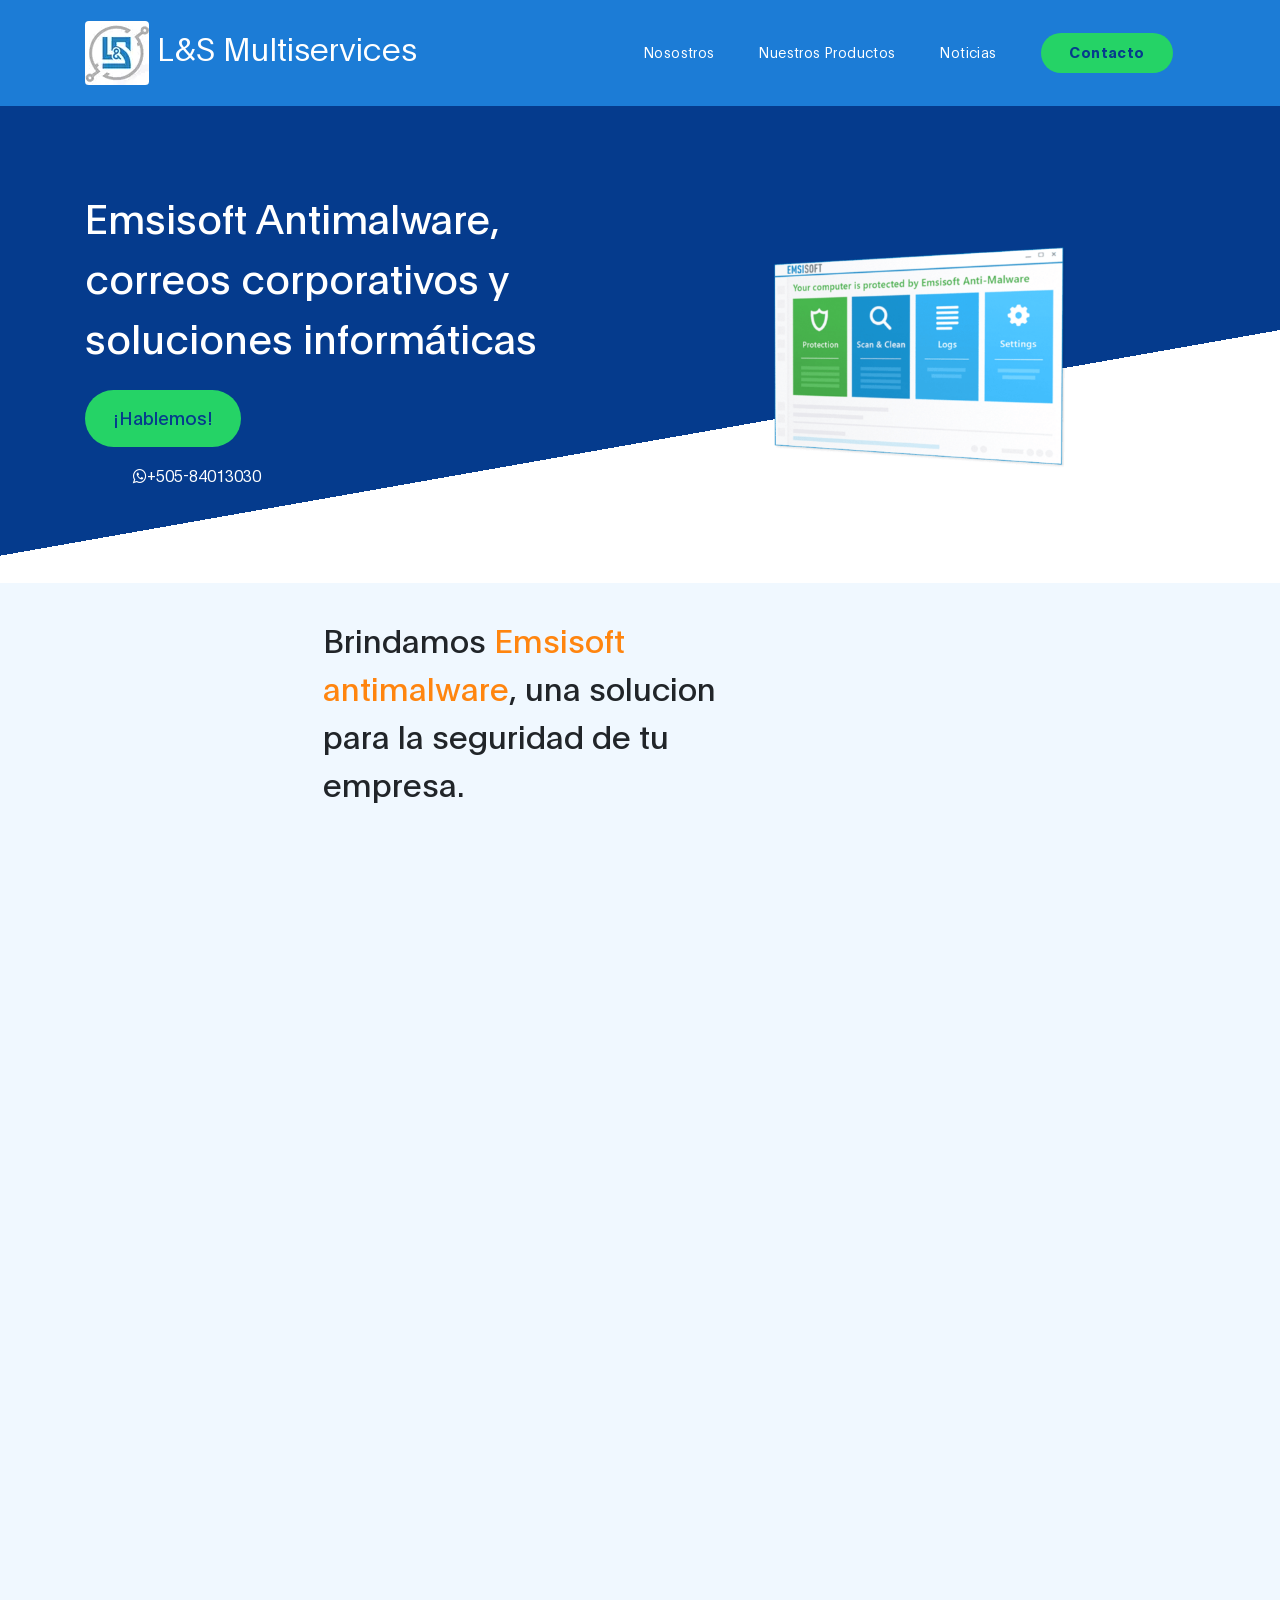
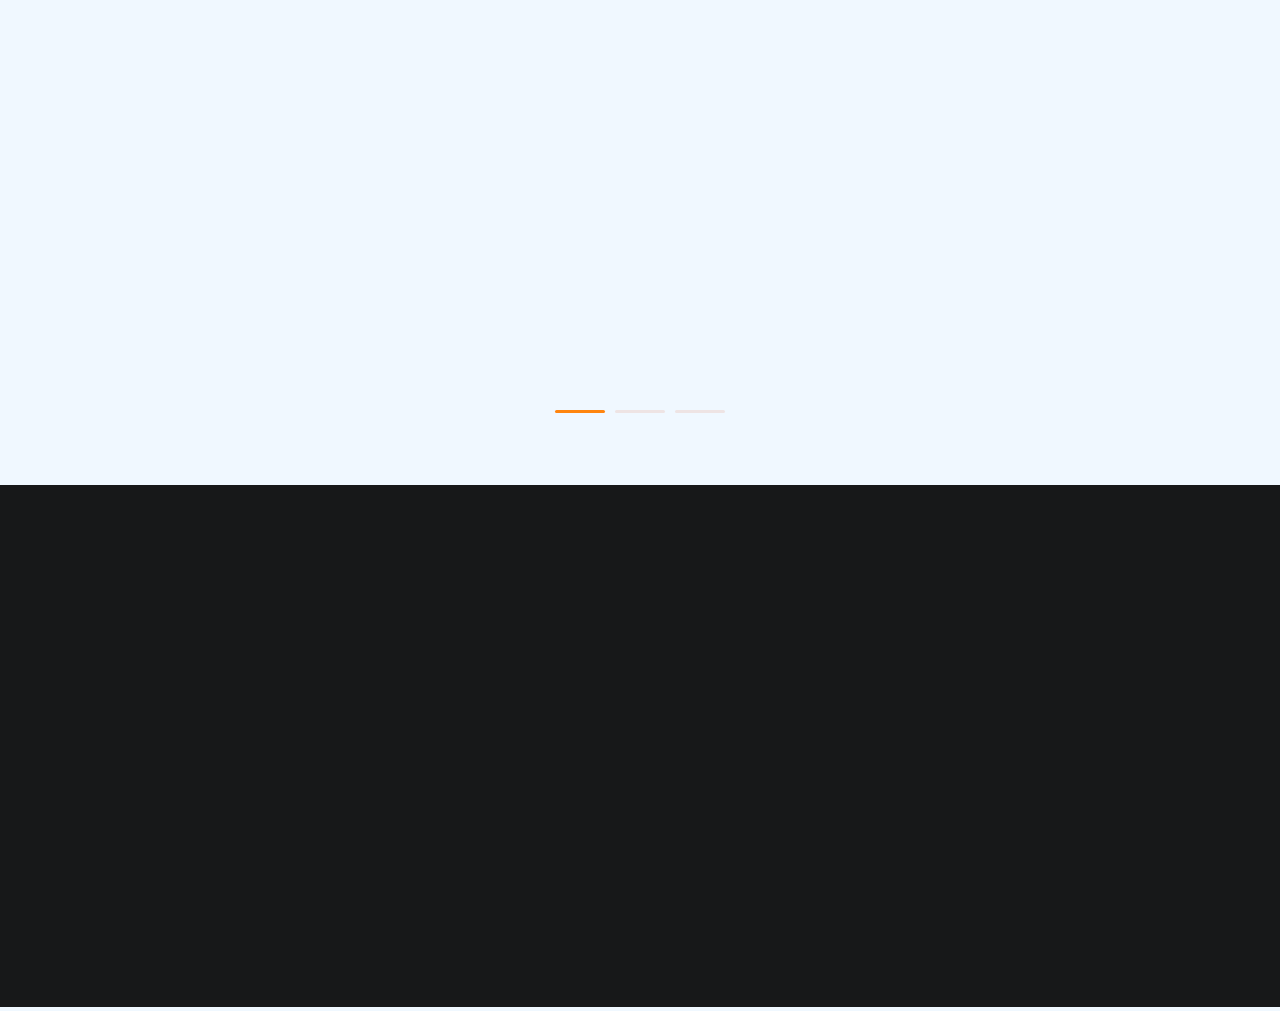
<file: index.html>
<!DOCTYPE html>
<html lang="es">
  <head>
    <title>L&S Multiservices-Emsisoft Soluciones que generan confianza</title>
    <link rel="icon" type="image/x-icon" href="/images/imgtitulo.ico">
    <meta charset="UTF-8" />
    <meta http-equiv="X-UA-Compatible" content="IE=Edge" />
    <title>L&S Multiservices - Soluciones que generan confianza</title>
    <meta
      name="title"
      content="L&S Multiservices - Soluciones que generan confianza"
    />
    <meta
      name="description"
      content="En L&S Multiservices somos una empresa dedicada al brindarte uno de los mejores Antivirus y Antimalware del Mercado, Emsisoft con 20 años de experiencia, servicio de hosting y correo corporativo"/>
    <meta property="og:type" content="website" />
    <meta property="og:url" content="https://www.landsmultiservices.com" />
    <meta property="og:image" content="images\SoloLogo.jpg">
    <meta property="og:image:alt" content="Facebook L&S Multiservices">
    <meta
      property="og:title"
      content="L&S Multiservices - Soluciones que generan confianza"
    />
    <meta
      property="og:description"
      content="En L&S Multiservices somos una empresa dedicada al brindarte uno de los mejores Antivirus y Antimalware del Mercado, Emsisoft con 20 años de experiencia, servicio de hosting y correo corporativo"
    />
    <meta name="keywords" content="LyS Multiservices, LandsMultiservices,Antivirus gratis,Antivirus online,Antivirus Nicaragua, Antimalware Nicaragua, Antivirus Windows, Emsisoft, Emsisoft Managua, Antivirus Managua, Antivirus Windows,Antimalware Managua, Correo corporativo, Hosting, Pagina Web, Correos, Soluciones Tecnologicas, Soluciones de tecnologia" />
    <meta name="author" content="L&S Multiservices" />
    <link rel="canonical" href="https://www.landsmultiservices.com" />
    
    <meta name="viewport" content="width=device-width, initial-scale=1.0, shrink-to-fit=no, viewport-fit=cover">
    <meta name="robots" content="index, follow" />
    <link rel="stylesheet" href="css/bootstrap.min.css" />
    <link rel="stylesheet" href="css/font-awesome.min.css" />
    <link rel="stylesheet" href="css/aos.css" />
    <link rel="stylesheet" href="css/owl.carousel.min.css" />
    <link rel="stylesheet" href="css/owl.theme.default.min.css" />

    <!-- MAIN CSS -->
    <link rel="stylesheet" href="css/templatemo-digital-trend.css" />
  </head>
  <body>
    <!-- MENU BAR -->
    <nav class="navbar navbar-expand-lg">
      <div class="container">
        <a class="navbar-brand" href="index.html">
         <img class="bordes_redondos" src="images/ImagotipoSmall.webp" alt="Logo de L&S Multiservices" title="Logotipo de L&S Multiservices">
         L&S Multiservices
        </a>

        <button
          class="navbar-toggler"
          type="button"
          data-toggle="collapse"
          data-target="#navbarNav"
          aria-controls="navbarNav"
          aria-expanded="false"
          aria-label="Toggle navigation"
          name="Colapsar menu"
        >
          <span class="navbar-toggler-icon"></span>
        </button>

        <div class="collapse navbar-collapse" id="navbarNav">
          <ul class="navbar-nav ml-auto">
            <li class="nav-item">
              <a title="Acerca de LS Multiservices" href="#about" class="nav-link smoothScroll">Nosostros</a>
            </li>
            <li class="nav-item">
              <a title="Servicios que brinda L&S Multiservices" href="#project" class="nav-link smoothScroll">Nuestros Productos</a>
            </li>
            <li class="nav-item">
              <a title="Noticias de Emsisoft y L&S Multiservices" href="blog.html" class="nav-link smoothScroll">Noticias</a>
            </li>
            <li class="nav-item">
              <a
              title="Contactar L&S Multiservices con Whatsapp"
                href="https://wa.link/m8fu52"
                class="custom-btn nav-link contact"
                data-aos="fade-down"
                data-aos-delay="50"
                >Contacto</a
              >
            </li>
          </ul>
        </div>
      </div>
    </nav>

    <!-- HERO -->
    <section
      class="hero hero-bg d-flex justify-content-center align-items-center"
    >
      <div class="container">
        <div class="row">
          <div
            class="col-lg-6 col-md-10 col-12 d-flex flex-column justify-content-center align-items-center"
          >
            <div class="hero-text">
              <h1 class="text-white" data-aos="fade-down">
                 Emsisoft Antimalware, correos corporativos y soluciones informáticas
              </h1>
              <a
              title="Contactar L&S Multiservices con Whatsapp"
                href="https://wa.link/m8fu52"
                class="custom-btn btn-bg btn mt-3"
                data-aos="fade-down"
                data-aos-delay="50"
                >¡Hablemos!</a
              >
              <strong
                class="d-block py-3 pl-5 text-white"
                data-aos="fade-up"
                data-aos-delay="10"
                ><i class="fa fa-whatsapp"></i>+505-84013030</strong
              >
            </div>
          </div>

          <div class="col-lg-6 col-12">
            <div class="hero-image" data-aos="fade-up" data-aos-delay="300">
              <img
                src="images/Emsisoft/ui_layout_mockup_3d.png"
                class="img-fluid"
                alt="Emsisoft panel antimalware"
                title="Emsisoft Antivirus panel de Control"
              />
            </div>
          </div>
        </div>
      </div>
    </section>

    <!-- ABOUT -->
    <section class="about section-padding pb-0" id="about">
      <div class="container">
        <div class="row">
          <div class="col-lg-7 mx-auto col-md-10 col-12">
            <div class="about-info">
              <h2 class="mb-4" data-aos="fade-up">
                Brindamos <strong> Emsisoft antimalware</strong>, una solucion para la seguridad de tu empresa.
              </h2>

              <p class="mb-0 acerca_de" data-aos="fade-up">
               Somos una empresa Nicaraguense enfocada en brindarte el mejor servicio, para que vos te concentres en 
               hacer crecer tu negocio.
               En <strong>L&S Multiservices</strong> nos preocupamos por que tengas la mejor atención personalizada.
            </div>

            <div class="about-image" data-aos="fade-up" data-aos-delay="200">
              <img src="images/HandShakeB2b.jpg" class="img-fluid" alt="L y S multiservices y tu negocio" title="Tu negocio y L&S Multiservices haciendo equipo" />
            </div>
          </div>
        </div>
      </div>
    </section>

    <!-- PROJECT -->
    <section class="project section-padding" id="project">
      <div class="container-fluid">
        <div class="row">
          <div class="col-lg-12 col-12">
            <h2 class="mb-5 text-center" data-aos="fade-up">
              Servicios de <strong>L&S Multiservices</strong>
            </h2>

            <div class="owl-carousel owl-theme" id="project-slide">
              <div class="item project-wrapper" data-aos="fade-up">
                <img
                  src="images/Emsisoft/PanelControl.png"
                  class="img-fluid"
                  alt="Panel de Control Emsisoft"
                  title="Emsisoft-Antimalware Panel de "
                />

                <div class="project-info">
                  <small>Seguridad</small>

                  <h3>
                    <a href="project-detail.html">
                      <span>Emsisoft Antimalware </span>
                      <i class="fa fa-angle-right project-icon"></i>
                    </a>
                  </h3>
                </div>
              </div>

              <div class="item project-wrapper" data-aos="fade-up">
                <img
                  src="images/EmailCoporativo.webp"
                  class="img-fluid"
                  alt="Imagen Servicio de Email corporativo"
                  title="Servicio de Email corporativo de LandsMultiservices"
                />

                <div class="project-info">
                  <small>Correo corporativo</small>

                  <h3>
                    <a href="project-detail.html">
                      <span>Correo corporativo Seguro</span>
                      <i class="fa fa-angle-right project-icon"></i>
                    </a>
                  </h3>
                </div>
              </div>

              <div class="item project-wrapper" data-aos="fade-up">
                <img
                  src="images/SoporteTecnicoPC (1).webp"
                  class="img-fluid"
                  alt="Imagen de Servicio de Soporte Tecnico"
                  title="Servicio de Mantenimiento Preventivo y Correctivo"
                />

                <div class="project-info">
                  <small>Soporte</small>

                  <h3>
                    <a href="project-detail.html">
                      <span>Mantenimiento Preventivo y Correctivo</span>
                      <i class="fa fa-angle-right project-icon"></i>
                    </a>
                  </h3>
                </div>
              </div>
            </div>
          </div>
        </div>
      </div>
    </section>

    <footer class="site-footer">
      <div class="container">
        <div class="row">
          <div class="col-lg-5 mx-lg-auto col-md-8 col-10">
            <h2 class="text-white" data-aos="fade-up" data-aos-delay="100">
              Servicios que generan <strong>confianza</strong>.
            </h2>
          </div>

          <div
            class="col-lg-4 col-md-4 col-12"
            data-aos="fade-left"
            data-aos-delay="2"
          >
            <h4 class="my-4">Contacta a L&S Multiservices</h4>

            <p class="mb-1">
              <i class="fa fa-phone mr-2 footer-icon"></i>
              +505 8401-3030
            </p>

            <p>
              <a href="#">
                <i class="fa fa-envelope mr-2 footer-icon"></i>
                contacto@landsmultiservices.com
              </a>
            </p>
          </div>

          <div
            class="col-lg-3 col-md-6 col-12"
            data-aos="fade-up"
            data-aos-delay="300"
          >
            <h4 class="my-4">Ubicanos en</h4>

            <p class="mb-1">
              <i class="fa fa-home mr-2 footer-icon"></i>
             Distrito 6, Managua, Nicaragua
            </p>
          </div>

          <div
            class="col-lg-4 mx-lg-auto text-center col-md-8 col-12"
            data-aos="fade-up"
            data-aos-delay="400"
          >
            <p class="copyright-text">
              Copyright &copy; 2023 L&S Multiservices
              <br />
              <a rel="nofollow noopener" href="https://www.landsmultiservices.com"
                >Powered by L&S Multiservices</a
              >
            </p>
          </div>

          <div
            class="col-lg-4 mx-lg-auto col-md-6 col-12"
            data-aos="fade-up"
            data-aos-delay="500"
          >
            <ul class="footer-link">
            </ul>
          </div>

          <div
            class="col-lg-3 mx-lg-auto col-md-6 col-12"
            data-aos="fade-up"
            data-aos-delay="600"
          >
            <ul class="social-icon">
              <li><a aria-label="Visita a L and S Multiservices en Instagram" href="https://www.instagram.com/landsmultiservices" class="fa fa-instagram"></a></li>
              <li><a aria-label="Visita a L and S Multiservices en Facebook" href="https://www.facebook.com/landsmultiservices" class="fa fa-facebook"></a></li>
            </ul>
          </div>
        </div>
      </div>
    </footer>

    <!-- SCRIPTS -->
    <script src="js/jquery.min.js"></script>
    <script src="js/bootstrap.min.js"></script>
    <script src="js/aos.js"></script>
    <script src="js/owl.carousel.min.js"></script>
    <script src="js/smoothscroll.js"></script>
    <script src="js/custom.js"></script>
  </body>
</html>
</file>
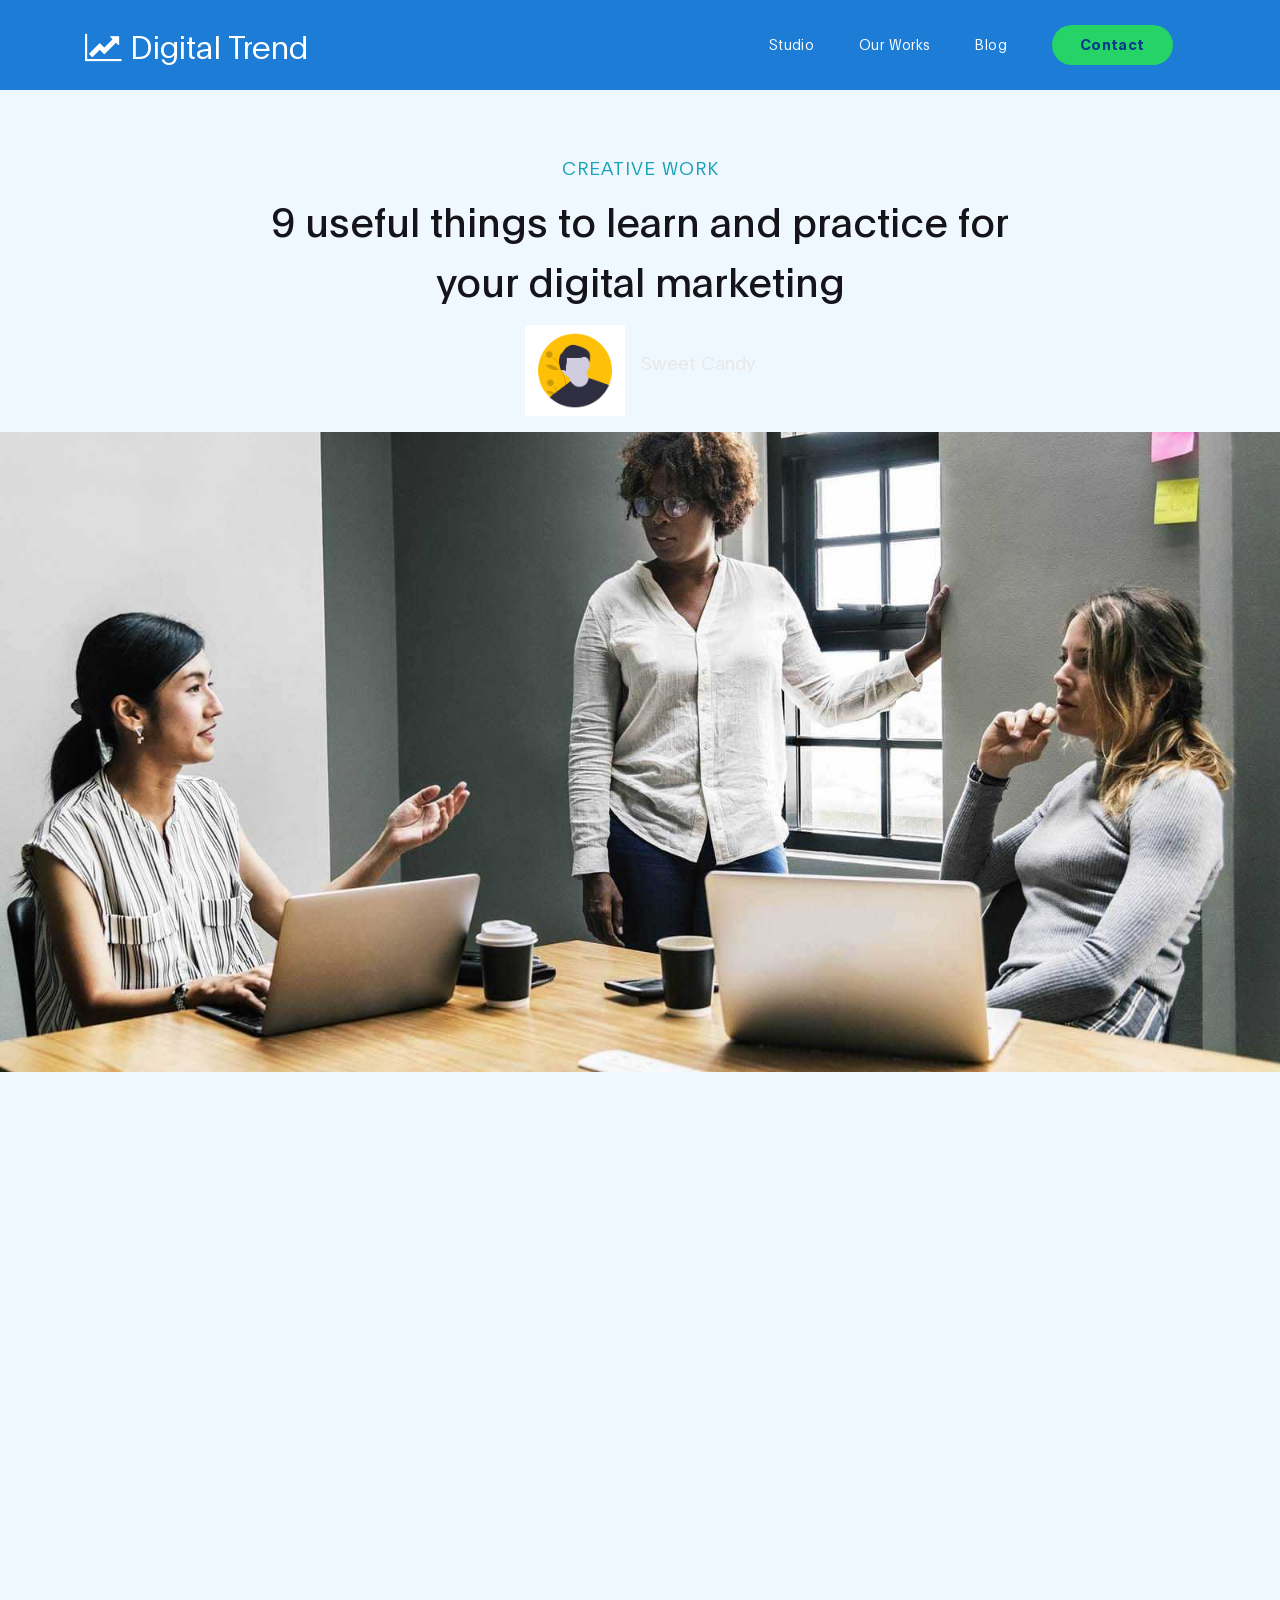
<file: blog-detail.html>
<!DOCTYPE html>
<html lang="en">
<head>

     <title>Digital Trend - Blog Detail</title>
     <meta charset="UTF-8">
     <meta http-equiv="X-UA-Compatible" content="IE=Edge">
     <meta name="description" content="">
     <meta name="keywords" content="">
     <meta name="author" content="">
     <meta name="viewport" content="width=device-width, initial-scale=1, maximum-scale=1">

     <link rel="stylesheet" href="css/bootstrap.min.css">
     <link rel="stylesheet" href="css/font-awesome.min.css">
     <link rel="stylesheet" href="css/aos.css">
     <link rel="stylesheet" href="css/owl.carousel.min.css">
     <link rel="stylesheet" href="css/owl.theme.default.min.css">

     <!-- MAIN CSS -->
     <link rel="stylesheet" href="css/templatemo-digital-trend.css">

</head>
<body>

     <!-- MENU BAR -->
    <nav class="navbar navbar-expand-lg position-relative">
        <div class="container">
            <a class="navbar-brand" href="index.html">
              <i class="fa fa-line-chart"></i>
              Digital Trend
            </a>

            <button class="navbar-toggler" type="button" data-toggle="collapse" data-target="#navbarNav" aria-controls="navbarNav" aria-expanded="false"
                aria-label="Toggle navigation">
                <span class="navbar-toggler-icon"></span>
            </button>

            <div class="collapse navbar-collapse" id="navbarNav">
                <ul class="navbar-nav ml-auto">
                    <li class="nav-item">
                        <a href="index.html#about" class="nav-link">Studio</a>
                    </li>
                    <li class="nav-item">
                        <a href="index.html#project" class="nav-link">Our Works</a>
                    </li>
                    <li class="nav-item">
                        <a href="blog.html" class="nav-link">Blog</a>
                    </li>
                    <li class="nav-item">
                        <a href="contact.html" class="nav-link contact">Contact</a>
                    </li>
                </ul>
            </div>
        </div>
    </nav>


     <!-- BLOG DETAIL -->
     <section class="project-detail section-padding-half">
          <div class="container">
               <div class="row">

                    <div class="col-lg-9 mx-auto col-md-10 col-12 mt-lg-5 text-center" data-aos="fade-up">
                      <h4 class="blog-category text-info">Creative Work</h4>
                      
                      <h1>9 useful things to learn and practice for your digital marketing</h1>

                      <div class="client-info">
                          <div class="d-flex justify-content-center align-items-center mt-3">
                            <img src="images/project/project-detail/male-avatar.png" class="img-fluid" alt="male avatar">

                            <p>Sweet Candy</p>
                          </div>
                      </div>
                    </div>

               </div>
          </div>
     </section>


     <div class="full-image text-center" data-aos="zoom-in">
       <img src="images/blog/blog-header-image.jpg" class="img-fluid" alt="blog header">
     </div>


     <!-- BLOG DETAIL -->
     <section class="project-detail">
          <div class="container">
               <div class="row">

                  <div class="col-lg-9 mx-auto col-md-11 col-12 my-5 pt-3" data-aos="fade-up">

                    <h2 class="mb-3">Etiam quis metus elementum, tempor risus vel, condimentum orci.</h2>

                    <p>Mauris in convallis nunc, non facilisis arcu. Nunc sapien nulla, interdum at diam non, aliquam vestibulum leo. Fusce laoreet malesuada ante, consectetur consequat ante tempor et. Quisque ac risus ligula.</p>

                    <p>Suspendisse bibendum tortor at est placerat auctor. Phasellus tortor est, bibendum eu ex eu, tincidunt efficitur nunc. Orci varius natoque penatibus et magnis dis parturient montes, nascetur ridiculus mus.</p>

                    <ul class="list-detail py-3">
                      <li><span>Quisque at condimentum est. Duis sollicitudin urna id elit pulvinar placerat. Ut ac dui in ex vulputate dictum.</span></li>

                      <li><span>Mauris vitae tellus nisi. Morbi rutrum lacus sit amet volutpat viverra.</span></li>

                      <li><span> Integer maximus sem ut ipsum blandit elementum. Nullam sollicitudin accumsan commodo.</span></li>
                    </ul>

                    <p>Sed leo nisl, posuere at molestie ac, suscipit auctor mauris. Etiam quis metus elementum, tempor risus vel, condimentum orci.</p>

                    <h2 class="mt-5 mb-3">Curabitur tempus vel libero lobortis feugiat</h2>

                    <p>Orci varius natoque penatibus et magnis dis parturient montes, nascetur ridiculus mus. Mauris in convallis nunc, non facilisis arcu. Nunc sapien nulla, interdum at diam non, aliquam vestibulum leo.</p>

                    <blockquote>Phasellus dapibus ex sed dolor blandit, efficitur iaculis ipsum scelerisque. Cras elementum nibh id felis sagittis, sit amet pellentesque ligula porttitor. Fusce laoreet malesuada ante, consectetur consequat ante tempor et. Quisque ac risus ligula.</blockquote>
                    </div>
               </div>

              <div class="col-lg-8 mx-auto mb-5 pb-5 col-12" data-aos="fade-up">

                <h3 class="my-3" data-aos="fade-up">Leave a comment</h3>

                <form action="#" method="get"  class="contact-form" data-aos="fade-up" data-aos-delay="300" role="form">
                  <div class="row">
                    <div class="col-lg-6 col-12">
                      <input type="text" class="form-control" name="name" placeholder="Name">
                    </div>

                    <div class="col-lg-6 col-12">
                      <input type="email" class="form-control" name="email" placeholder="Email">
                    </div>

                    <div class="col-lg-12 col-12">
                      <textarea class="form-control" rows="6" name="message" placeholder="Message"></textarea>
                    </div>

                    <div class="col-lg-5 mx-auto col-7">
                      <button type="submit" class="form-control" id="submit-button" name="submit">Submit Comment</button>
                    </div>
                  </div>
                </form>
              </div>
              
          </div>
          
     </section>


    <footer class="site-footer">
      <div class="container">
        <div class="row">

          <div class="col-lg-5 mx-lg-auto col-md-8 col-10">
            <h1 class="text-white" data-aos="fade-up" data-aos-delay="100">We make creative <strong>brands</strong> only.</h1>
          </div>

          <div class="col-lg-3 col-md-6 col-12" data-aos="fade-up" data-aos-delay="200">
            <h4 class="my-4">Contact Info</h4>

            <p class="mb-1">
              <i class="fa fa-phone mr-2 footer-icon"></i> 
              +99 080 070 4224
            </p>

            <p>
              <a href="#">
                <i class="fa fa-envelope mr-2 footer-icon"></i>
                hello@company.com
              </a>
            </p>
          </div>

          <div class="col-lg-3 col-md-6 col-12" data-aos="fade-up" data-aos-delay="300">
            <h4 class="my-4">Our Studio</h4>

            <p class="mb-1">
              <i class="fa fa-home mr-2 footer-icon"></i> 
              Av. Lúcio Costa - Barra da Tijuca, Rio de Janeiro - RJ, Brazil
            </p>
          </div>

          <div class="col-lg-4 mx-lg-auto text-center col-md-8 col-12" data-aos="fade-up" data-aos-delay="400">
            <p class="copyright-text">Copyright &copy; 2020 Your Company
            <br>
            <a rel="nofollow noopener" href="">Design: TemplateMo</a></p>
          </div>

          <div class="col-lg-4 mx-lg-auto col-md-6 col-12" data-aos="fade-up" data-aos-delay="500">
            
            <ul class="footer-link">
              <li><a href="#">Stories</a></li>
              <li><a href="#">Work with us</a></li>
              <li><a href="#">Privacy</a></li>
            </ul>
          </div>

          <div class="col-lg-3 mx-lg-auto col-md-6 col-12" data-aos="fade-up" data-aos-delay="600">
            <ul class="social-icon">
              <li><a href="#" class="fa fa-instagram"></a></li>
              <li><a href="#" class="fa fa-twitter"></a></li>
              <li><a href="#" class="fa fa-dribbble"></a></li>
              <li><a href="#" class="fa fa-behance"></a></li>
            </ul>
          </div>

        </div>
      </div>
    </footer>


     <!-- SCRIPTS -->
     <script src="js/jquery.min.js"></script>
     <script src="js/bootstrap.min.js"></script>
     <script src="js/aos.js"></script>
     <script src="js/owl.carousel.min.js"></script>
     <script src="js/custom.js"></script>

</body>
</html>
</file>
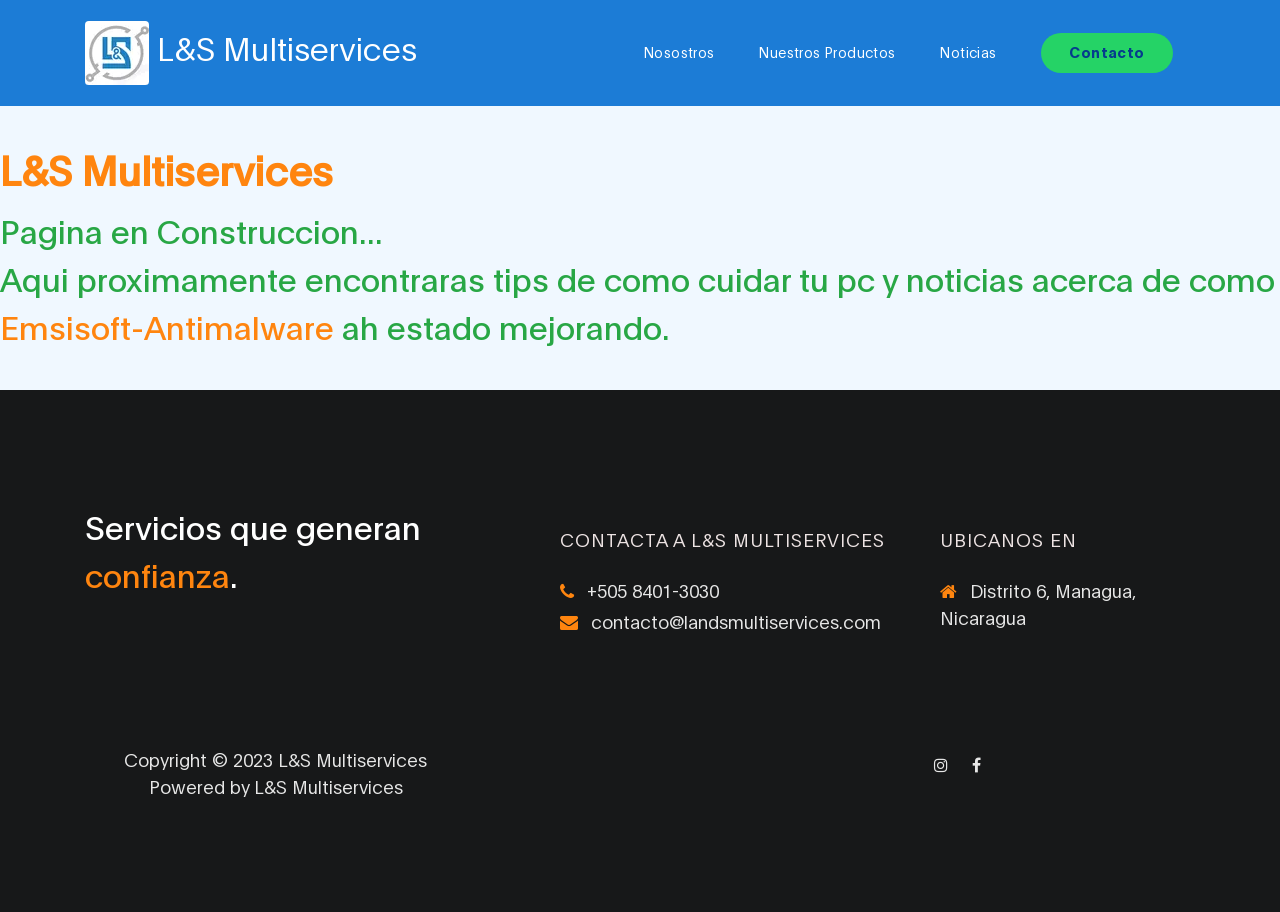
<file: blog.html>
<!DOCTYPE html>
<html lang="en">
  <head>
    <title>L&S Multiservices-Emsisoft Noticias</title>
    <link rel="icon" type="image/x-icon" href="/images/imgtitulo.ico">
    <meta charset="UTF-8" />
    <meta http-equiv="X-UA-Compatible" content="IE=Edge" />
    <title>L&S Multiservices - Soluciones que generan confianza</title>
    <meta
      name="title"
      content="L&S Multiservices - Soluciones que generan confianza"
    />
    <meta
      name="description"
      content="En L&S Multiservices somos una empresa dedicada al brindarte uno de los mejores Antivirus y Antimalware del Mercado, Emsisoft con 20 años de experiencia, servicio de hosting y correo corporativo"/>
    <meta property="og:type" content="website" />
    <meta property="og:url" content="https://www.landsmultiservices.com" />
    <meta property="og:image" content="images\SoloLogo.jpg">
    <meta property="og:image:alt" content="Facebook L&S Multiservices">
    <meta
      property="og:title"
      content="L&S Multiservices - Soluciones que generan confianza"
    />
    <meta
      property="og:description"
      content="En L&S Multiservices somos una empresa dedicada al brindarte uno de los mejores Antivirus y Antimalware del Mercado, Emsisoft con 20 años de experiencia, servicio de hosting y correo corporativo"
    />
    <link rel="canonical" href="https://www.landsmultiservices.com/blog.html" />
    <meta name="keywords" content="LyS Multiservices, LandsMultiservices,Antivirus gratis,Antivirus online,Antivirus Nicaragua, Antimalware Nicaragua, Antivirus Windows, Emsisoft, Emsisoft Managua, Antivirus Managua, Antivirus Windows,Antimalware Managua, Correo corporativo, Hosting, Pagina Web, Correos, Soluciones Tecnologicas, Soluciones de tecnologia" />
    <meta name="author" content="L&S Multiservices" />
    
    <meta name="viewport" content="width=device-width, initial-scale=1.0, shrink-to-fit=no, viewport-fit=cover">
    <meta name="robots" content="index, follow" />
    <link rel="stylesheet" href="css/bootstrap.min.css" />
    <link rel="stylesheet" href="css/font-awesome.min.css" />
    <link rel="stylesheet" href="css/aos.css" />
    <link rel="stylesheet" href="css/owl.carousel.min.css" />
    <link rel="stylesheet" href="css/owl.theme.default.min.css" />

    <!-- MAIN CSS -->
    <link rel="stylesheet" href="css/templatemo-digital-trend.css" />
  </head>
<body>

     <!-- MENU BAR -->
     <nav class="navbar navbar-expand-lg">
      <div class="container">
        <a class="navbar-brand" href="index.html">
         <img class="bordes_redondos" src="images/ImagotipoSmall.webp" alt="Logo de L&S Multiservices" title="Logotipo de L&S Multiservices">
         L&S Multiservices
        </a>

        <button
          class="navbar-toggler"
          type="button"
          data-toggle="collapse"
          data-target="#navbarNav"
          aria-controls="navbarNav"
          aria-expanded="false"
          aria-label="Toggle navigation"
          name="Colapsar menu"
        >
          <span class="navbar-toggler-icon"></span>
        </button>

        <div class="collapse navbar-collapse" id="navbarNav">
          <ul class="navbar-nav ml-auto">
            <li class="nav-item">
              <a href="../index.html#about" class="nav-link smoothScroll">Nosostros</a>
            </li>
            <li class="nav-item">
              <a href="../index.html#project" class="nav-link smoothScroll">Nuestros Productos</a>
            </li>
            <li class="nav-item">
              <a href="blog.html" class="nav-link smoothScroll">Noticias</a>
            </li>
            <li class="nav-item">
              <a
              title="Contactar L&S Multiservices con Whatsapp"
                href="https://wa.link/m8fu52"
                class="custom-btn btn-bg nav-link contact"
                data-aos="fade-down"
                data-aos-delay="50"
                >Contacto</a
              >
            </li>
          </ul>
        </div>
      </div>
    </nav>
    <section class="blog section-padding"> 
      <h1><strong>L&S Multiservices</strong> </h1>
      <h2 class="text-success">Pagina en Construccion... <br> 
        Aqui proximamente encontraras tips de como cuidar tu pc y noticias acerca de como <strong>Emsisoft-Antimalware</strong> ah estado mejorando.</h2>
    </section>
     <!-- BLOG 
     <section class="blog section-padding">
          <div class="container">
               <div class="row">

                    <div class="col-lg-12 col-12 py-5 mt-5 mb-3 text-center">

                      <h1 class="mb-4" data-aos="fade-up">Digital Trend Blog</h1>
                    </div>

                    <div class="col-lg-7 col-md-7 col-12 mb-4">
                      <div class="blog-header" data-aos="fade-up" data-aos-delay="100">
                        <img src="images/blog/blog-header-image.jpg" class="img-fluid" alt="blog header">

                        <div class="blog-header-info">
                          <h4 class="blog-category text-info">Creative</h4>

                          <h3><a href="blog-detail.html">The Key to Creative Work is Knowing When to Walk Away</a></h3>
                        </div>
                      </div>
                    </div>

                    <div class="col-lg-5 col-md-5 col-12 mb-4">
                      <div class="blog-sidebar d-flex justify-content-center align-items-center" data-aos="fade-up" data-aos-delay="200">
                        <img src="images/blog/blog-sidebar-image.jpg" class="img-fluid" alt="blog">

                        <div class="blog-info">
                          <h4 class="blog-category text-danger">Design</h4>

                          <h3><a href="blog-detail.html">Why Truly Accessible Design Benefits Everyone</a></h3>
                        </div>
                      </div>

                      <div class="blog-sidebar py-4 d-flex justify-content-center align-items-center" data-aos="fade-up" data-aos-delay="300">
                        <img src="images/blog/blog-sidebar-image01.jpg" class="img-fluid" alt="blog">

                        <div class="blog-info">
                          <h4 class="blog-category text-success">lifestyle</h4>

                          <h3><a href="blog-detail.html">Be Humble About What You Know</a></h3>
                        </div>
                      </div>

                      <div class="blog-sidebar d-flex justify-content-center align-items-center" data-aos="fade-up" data-aos-delay="200">
                        <img src="images/blog/blog-sidebar-image02.jpg" class="img-fluid" alt="blog">

                        <div class="blog-info">
                          <h4 class="blog-category text-primary">Coding</h4>

                          <h3><a href="blog-detail.html">The Mistakes I Made As a Coding Beginner</a></h3>
                        </div>
                      </div>

                    </div>

                    <div class="col-lg-5 ml-auto mt-5 pt-5 col-md-6 col-12">

                      <img src="images/newsletter.png" data-aos="fade-up" data-aos-delay="100" class="img-fluid" alt="newsletter">
                    </div>

                    <div class="col-lg-5 mr-auto mt-5 pt-5 col-md-6 col-12 newsletter-form">
                      <h4 data-aos="fade-up" data-aos-delay="200">Email Newsletter</h4>

                      <h2 data-aos="fade-up" data-aos-delay="300">Let’s stay up-to-date. We'll share you all good stuffs.</h2>
                      <form action="#" method="get" enctype="multipart/form-data">
                      <div class="form-group mt-4" data-aos="fade-up" data-aos-delay="400">
                        <input name="email" type="email" class="form-control" 
                        		id="email" aria-describedby="emailHelp" placeholder="Please enter your email" required>

                        <small id="emailHelp" class="form-text text-muted">We'll NOT share your email address to anyone else.</small>

                      </div>

                      <div class="form-group form-check" data-aos="fade-up" data-aos-delay="500">
                        <input name="monthly" type="checkbox" class="form-check-input" id="monthly">

                        <label class="form-check-label" for="monthly">Please send me a monthly newsletter.</label>
                      </div>

                        <button type="submit" data-aos="fade-up" data-aos-delay="500" class="btn w-100 mt-3">Sign up</button>
                      </form>
                    </div>

               </div>
          </div>
     </section>
    -->

     <footer class="site-footer">
      <div class="container">
        <div class="row">
          <div class="col-lg-5 mx-lg-auto col-md-8 col-10">
            <h2 class="text-white" data-aos="fade-up" data-aos-delay="100">
              Servicios que generan <strong>confianza</strong>.
            </h2>
          </div>

          <div
            class="col-lg-4 col-md-4 col-12"
            data-aos="fade-left"
            data-aos-delay="2"
          >
            <h4 class="my-4">Contacta a L&S Multiservices</h4>

            <p class="mb-1">
              <i class="fa fa-phone mr-2 footer-icon"></i>
              +505 8401-3030
            </p>

            <p>
              <a href="#">
                <i class="fa fa-envelope mr-2 footer-icon"></i>
                contacto@landsmultiservices.com
              </a>
            </p>
          </div>

          <div
            class="col-lg-3 col-md-6 col-12"
            data-aos="fade-up"
            data-aos-delay="300"
          >
            <h4 class="my-4">Ubicanos en</h4>

            <p class="mb-1">
              <i class="fa fa-home mr-2 footer-icon"></i>
             Distrito 6, Managua, Nicaragua
            </p>
          </div>

          <div
            class="col-lg-4 mx-lg-auto text-center col-md-8 col-12"
            data-aos="fade-up"
            data-aos-delay="400"
          >
            <p class="copyright-text">
              Copyright &copy; 2023 L&S Multiservices
              <br />
              <a rel="nofollow noopener" href="https://www.landsmultiservices.com"
                >Powered by L&S Multiservices</a
              >
            </p>
          </div>

          <div
            class="col-lg-4 mx-lg-auto col-md-6 col-12"
            data-aos="fade-up"
            data-aos-delay="500"
          >
            <ul class="footer-link">
            </ul>
          </div>

          <div
            class="col-lg-3 mx-lg-auto col-md-6 col-12"
            data-aos="fade-up"
            data-aos-delay="600"
          >
            <ul class="social-icon">
              <li><a href="https://www.instagram.com/landsmultiservices" class="fa fa-instagram"></a></li>
              <li><a href="https://www.facebook.com/landsmultiservices" class="fa fa-facebook"></a></li>
            </ul>
          </div>
        </div>
      </div>
    </footer>


     <!-- SCRIPTS -->
     <script src="js/jquery.min.js"></script>
     <script src="js/bootstrap.min.js"></script>
     <script src="js/aos.js"></script>
     <script src="js/owl.carousel.min.js"></script>
     <script src="js/custom.js"></script>

</body>
</html>
</file>
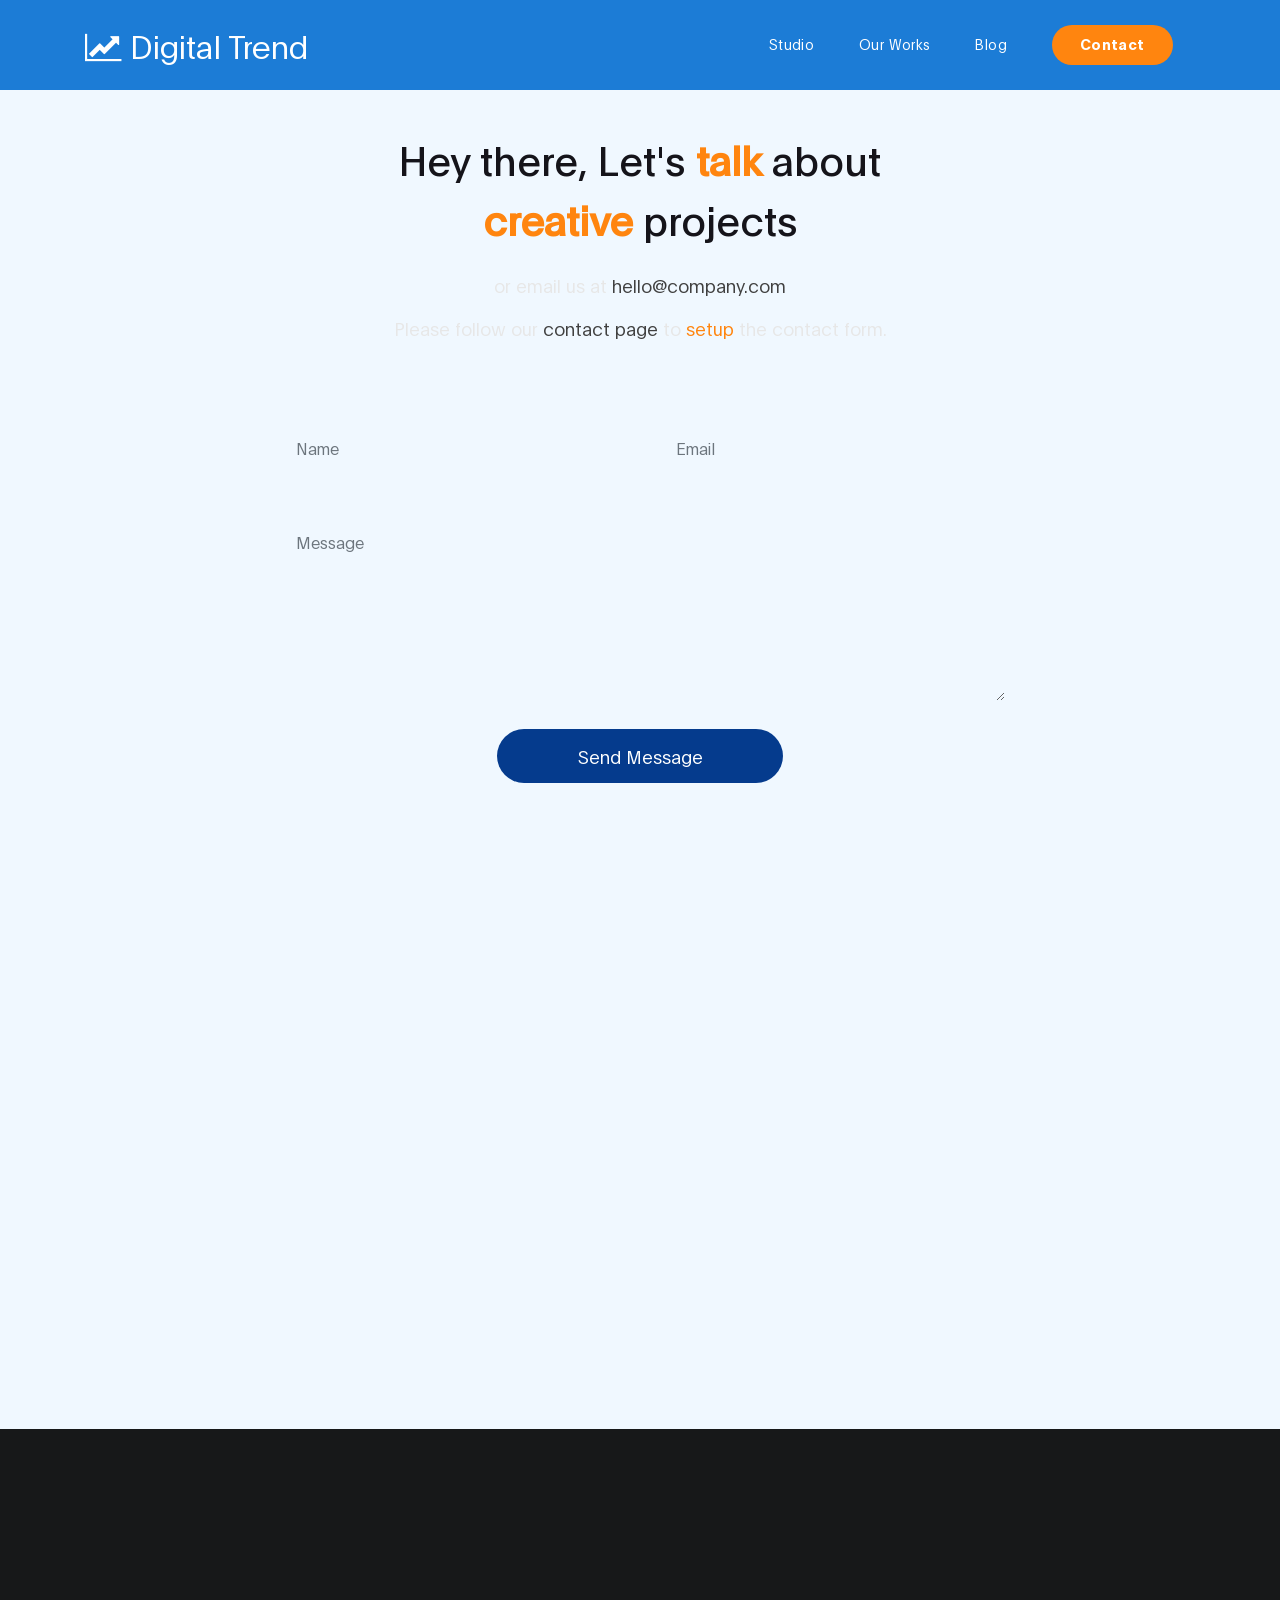
<file: contact.html>
<!DOCTYPE html>
<html lang="en">
<head>

     <title>Digital Trend Contact</title>

     <meta charset="UTF-8">
     <meta http-equiv="X-UA-Compatible" content="IE=Edge">
     <meta name="description" content="">
     <meta name="keywords" content="">
     <meta name="author" content="">
     <meta name="viewport" content="width=device-width, initial-scale=1, maximum-scale=1">

     <link rel="stylesheet" href="css/bootstrap.min.css">
     <link rel="stylesheet" href="css/font-awesome.min.css">
     <link rel="stylesheet" href="css/aos.css">
     <link rel="stylesheet" href="css/owl.carousel.min.css">
     <link rel="stylesheet" href="css/owl.theme.default.min.css">

     <!-- MAIN CSS -->
     <link rel="stylesheet" href="css/templatemo-digital-trend.css">

</head>
<body>

     <!-- MENU BAR -->
    <nav class="navbar navbar-expand-lg position-absolute">
        <div class="container">
          <a class="navbar-brand" href="index.html">
              <i class="fa fa-line-chart"></i>
              Digital Trend
            </a>

            <button class="navbar-toggler" type="button" data-toggle="collapse" data-target="#navbarNav" aria-controls="navbarNav" aria-expanded="false"
                aria-label="Toggle navigation">
                <span class="navbar-toggler-icon"></span>
            </button>

            <div class="collapse navbar-collapse" id="navbarNav">
                <ul class="navbar-nav ml-auto">
                    <li class="nav-item">
                        <a href="index.html#about" class="nav-link">Studio</a>
                    </li>
                    <li class="nav-item">
                        <a href="index.html#project" class="nav-link">Our Works</a>
                    </li>
                    <li class="nav-item">
                        <a href="blog.html" class="nav-link">Blog</a>
                    </li>
                    <li class="nav-item">
                        <a href="contact.html" class="nav-link active contact">Contact</a>
                    </li>
                </ul>
            </div>
        </div>
    </nav>


     <!-- CONTACT -->
     <section class="contact section-padding">
          <div class="container">
               <div class="row">

                    <div class="col-lg-6 mx-auto col-md-7 col-12 py-5 mt-5 text-center" data-aos="fade-up">

                      <h1 class="mb-4">Hey there, Let's <strong>talk</strong> about <strong>creative</strong> projects</h1>

                      <p>or email us at <a href="mailto:hello@company.com">hello@company.com</a></p>
                      <p>Please follow our <a rel="nofollow" href="">contact page</a> to <strong>setup</strong> the contact form.</p>
                    </div>

                    <div class="col-lg-8 mx-auto col-md-10 col-12">
                    
                    <!-- Follow https://templatemo.com/contact page to setup your own contact form -->
                    
                      <form action="#" method="post" class="contact-form" data-aos="fade-up" data-aos-delay="300" role="form">
                        <div class="row">
                          <div class="col-lg-6 col-12">
                            <input type="text" class="form-control" name="name" placeholder="Name">
                          </div>

                          <div class="col-lg-6 col-12">
                            <input type="email" class="form-control" name="email" placeholder="Email">
                          </div>

                          <div class="col-lg-12 col-12">
                            <textarea class="form-control" rows="6" name="message" placeholder="Message"></textarea>
                          </div>

                          <div class="col-lg-5 mx-auto col-7">
                            <button type="submit" class="form-control" id="submit-button" name="submit">Send Message</button>
                          </div>
                        </div>

                      </form>
                    </div>

               </div>
          </div>
     </section>

<!-- How to change your own map point
	1. Go to Google Maps
	2. Click on your location point
	3. Click "Share" and choose "Embed map" tab
	4. Copy only URL and paste it within the src="" field below
-->
     <div class="google-map" data-aos="zoom-in">
       <iframe src="https://www.google.com/maps/embed?pb=!1m18!1m12!1m3!1d11196.961132529668!2d-43.38581128725845!3d-23.011063013218724!2m3!1f0!2f0!3f0!3m2!1i1024!2i768!4f13.1!3m3!1m2!1s0x9bdb695cd967b7%3A0x171cdd035a6a9d84!2sAv.%20L%C3%BAcio%20Costa%20-%20Barra%20da%20Tijuca%2C%20Rio%20de%20Janeiro%20-%20RJ%2C%20Brazil!5e0!3m2!1sen!2sth!4v1568649412152!5m2!1sen!2sth" width="1920" height="600" frameborder="0" style="border:0;" allowfullscreen=""></iframe>
     </div>


    <footer class="site-footer">
      <div class="container">
        <div class="row">

          <div class="col-lg-5 mx-lg-auto col-md-8 col-10">
            <h1 class="text-white" data-aos="fade-up" data-aos-delay="100">We make creative <strong>brands</strong> only.</h1>
          </div>

          <div class="col-lg-3 col-md-6 col-12" data-aos="fade-up" data-aos-delay="200">
            <h4 class="my-4">Contact Info</h4>

            <p class="mb-1">
              <i class="fa fa-phone mr-2 footer-icon"></i> 
              +99 080 070 4224
            </p>

            <p>
              <a href="#">
                <i class="fa fa-envelope mr-2 footer-icon"></i>
                hello@company.com
              </a>
            </p>
          </div>

          <div class="col-lg-3 col-md-6 col-12" data-aos="fade-up" data-aos-delay="300">
            <h4 class="my-4">Our Studio</h4>

            <p class="mb-1">
              <i class="fa fa-home mr-2 footer-icon"></i> 
              Av. Lúcio Costa - Barra da Tijuca, Rio de Janeiro - RJ, Brazil
            </p>
          </div>

          <div class="col-lg-4 mx-lg-auto text-center col-md-8 col-12" data-aos="fade-up" data-aos-delay="400">
            <p class="copyright-text">Copyright &copy; 2020 Your Company
            <br>
            <a rel="nofollow noopener" href="">Design: TemplateMo</a></p>
          </div>

          <div class="col-lg-4 mx-lg-auto col-md-6 col-12" data-aos="fade-up" data-aos-delay="500">
            
            <ul class="footer-link">
              <li><a href="#">Stories</a></li>
              <li><a href="#">Work with us</a></li>
              <li><a href="#">Privacy</a></li>
            </ul>
          </div>

          <div class="col-lg-3 mx-lg-auto col-md-6 col-12" data-aos="fade-up" data-aos-delay="600">
            <ul class="social-icon">
              <li><a href="#" class="fa fa-instagram"></a></li>
              <li><a href="#" class="fa fa-twitter"></a></li>
              <li><a href="#" class="fa fa-dribbble"></a></li>
              <li><a href="#" class="fa fa-behance"></a></li>
            </ul>
          </div>

        </div>
      </div>
    </footer>


     <!-- SCRIPTS -->
     <script src="js/jquery.min.js"></script>
     <script src="js/bootstrap.min.js"></script>
     <script src="js/aos.js"></script>
     <script src="js/owl.carousel.min.js"></script>
     <script src="js/custom.js"></script>

</body>
</html>
</file>
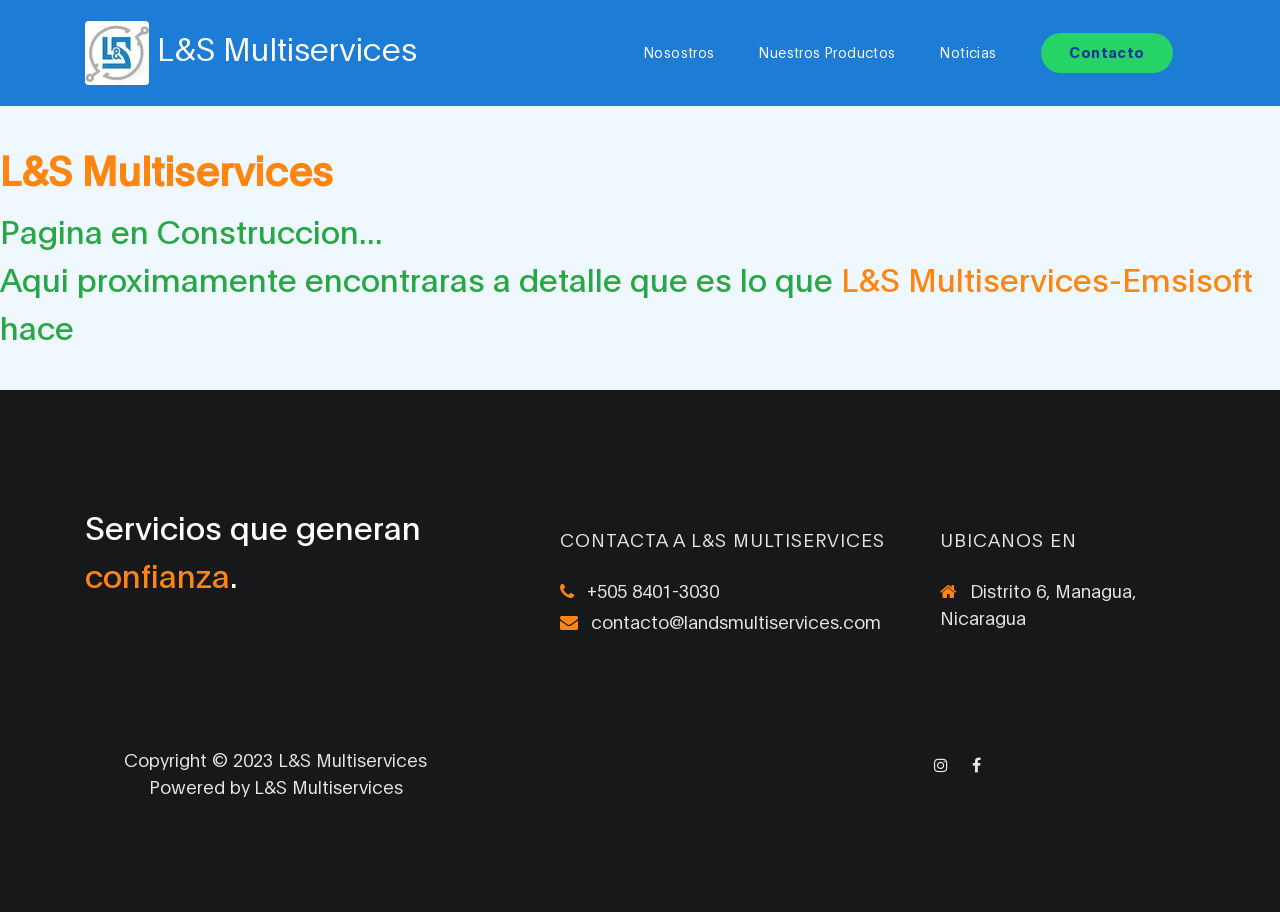
<file: project-detail.html>
<!DOCTYPE html>
<html lang="en">
  <head>
    <title>L&S Multiservices-Emsisoft Soluciones que generan confianza</title>
    <link rel="icon" type="image/x-icon" href="/images/imgtitulo.ico">
    <meta charset="UTF-8" />
    <meta http-equiv="X-UA-Compatible" content="IE=Edge" />
    <title>L&S Multiservices - Soluciones que generan confianza</title>
    <meta
      name="title"
      content="L&S Multiservices - Soluciones que generan confianza"
    />
    <meta
      name="description"
      content="En L&S Multiservices somos una empresa dedicada al brindarte uno de los mejores Antivirus y Antimalware del Mercado, Emsisoft con 20 años de experiencia, servicio de hosting y correo corporativo"/>
    <meta property="og:type" content="website" />
    <meta property="og:url" content="https://www.landsmultiservices.com/" />
    <meta property="og:image" content="images\SoloLogo.jpg">
    <meta property="og:image:alt" content="Facebook L&S Multiservices">
    <meta
      property="og:title"
      content="L&S Multiservices - Soluciones que generan confianza"
    />
    <meta
      property="og:description"
      content="En L&S Multiservices somos una empresa dedicada al brindarte uno de los mejores Antivirus y Antimalware del Mercado, Emsisoft con 20 años de experiencia, servicio de hosting y correo corporativo"
    />
    <meta name="keywords" content="LyS Multiservices, LandsMultiservices,Antivirus gratis,Antivirus online,Antivirus Nicaragua, Antimalware Nicaragua, Antivirus Windows, Emsisoft, Emsisoft Managua, Antivirus Managua, Antivirus Windows,Antimalware Managua, Correo corporativo, Hosting, Pagina Web, Correos, Soluciones Tecnologicas, Soluciones de tecnologia" />
    <meta name="author" content="L&S Multiservices" />
    <link rel="canonical" href="https://www.landsmultiservices.com/project-detail.html"/>
    
    <meta name="viewport" content="width=device-width, initial-scale=1.0, shrink-to-fit=no, viewport-fit=cover">
    <meta name="robots" content="index, follow" />
    <link rel="stylesheet" href="css/bootstrap.min.css" />
    <link rel="stylesheet" href="css/font-awesome.min.css" />
    <link rel="stylesheet" href="css/aos.css" />
    <link rel="stylesheet" href="css/owl.carousel.min.css" />
    <link rel="stylesheet" href="css/owl.theme.default.min.css" />

    <!-- MAIN CSS -->
    <link rel="stylesheet" href="css/templatemo-digital-trend.css" />
  </head>
<body>

     <!-- MENU BAR -->
     <nav class="navbar navbar-expand-lg">
      <div class="container">
        <a class="navbar-brand" href="index.html">
         <img class="bordes_redondos" src="images/ImagotipoSmall.webp" alt="Logo de L&S Multiservices" title="Logotipo de L&S Multiservices">
         L&S Multiservices
        </a>

        <button
          class="navbar-toggler"
          type="button"
          data-toggle="collapse"
          data-target="#navbarNav"
          aria-controls="navbarNav"
          aria-expanded="false"
          aria-label="Toggle navigation"
          name="Colapsar menu"
        >
          <span class="navbar-toggler-icon"></span>
        </button>

        <div class="collapse navbar-collapse" id="navbarNav">
          <ul class="navbar-nav ml-auto">
            <li class="nav-item">
              <a href="#about" class="nav-link smoothScroll">Nosostros</a>
            </li>
            <li class="nav-item">
              <a href="#project" class="nav-link smoothScroll">Nuestros Productos</a>
            </li>
            <li class="nav-item">
              <a href="blog.html" class="nav-link smoothScroll">Noticias</a>
            </li>
            <li class="nav-item">
              <a
              title="Contactar L&S Multiservices con Whatsapp"
                href="https://wa.link/m8fu52"
                class="custom-btn btn-bg btn nav-link contact"
                data-aos="fade-down"
                data-aos-delay="50"
                >Contacto</a
              >
            </li>
          </ul>
        </div>
      </div>
    </nav>

 <!--
    
     <section class="project-detail section-padding-half">
          <div class="container">
               <div class="row">

                    <div class="col-lg-9 mx-auto col-md-10 col-12 mt-lg-5 text-center" data-aos="fade-up">

                      <h4>Digital Marketing Agency</h4>

                      <h1>127+ Duis sollicitudin urna id elit pulvinar placerat</h1>
                    </div>

               </div>
          </div>
     </section>

     <div class="full-image text-center" data-aos="zoom-in">
       <img src="images/project/project-detail/interview-process.webp" class="img-fluid" alt="interview process">
     </div>

     PROJECT DETAIL
     <section class="project-detail section-padding">
          <div class="container">
               <div class="row">

                  <div class="col-lg-6 col-md-6 col-12 mb-5">

                      <img src="images/project/project-detail/personal-website.png" class="img-fluid" alt="personal website" data-aos="fade-up">
                    </div>

                    <div class="col-lg-5 col-md-6 mr-lg-auto mt-lg-5 col-12" data-aos="fade-up" data-aos-delay="200">

                      <h2>Pellentesque pretium interdum</h2>

                      <p class="mt-3 mb-4">Nunc sapien nulla, interdum at diam non, aliquam vestibulum leo. Fusce laoreet malesuada ante, consectetur consequat.</p>

                      <ul class="list-detail">
                        <li><span>Curabitur commodo a sapien non</span></li>
                        <li><span>Sed facilisis convallis turpis</span></li>
                        <li><span>Quisque placerat augue neque</span></li>
                        <li><span>Nullam fringilla arcu a tortor</span></li>
                      </ul>
                    </div>
               </div>

              <div class="col-lg-12 col-12">
                <div class="embed-responsive embed-responsive-16by9 my-5 py-5" data-aos="fade-up">
                    <iframe class="embed-responsive-item" width="800" height="450" src="https://www.youtube.com/embed/myVN26Vx4MU?controls=0" frameborder="0" allow="accelerometer; autoplay; encrypted-media; gyroscope; picture-in-picture" allowfullscreen></iframe>
                </div>
              </div>

              <div class="col-lg-9 mx-auto col-12" data-aos="fade-up">
                <div class="client-info mt-lg-5 py-lg-5">
                    <h3>Curabitur egestas mollis tellus sit amet porttitor. Sed leo nisl, posuere at molestie ac, suscipit auctor mauris. Etiam quis metus elementum, tempor risus vel.</h3>

                    <div class="d-flex align-items-center mt-3">
                      <img src="images/project/project-detail/male-avatar.png" class="img-fluid" alt="male avatar">

                      <p>Angelo Sharp, Creative Director</p>
                    </div>
                </div>
              </div>
          </div>
     </section>
 -->
 <section class="blog section-padding"> 
  <h1><strong>L&S Multiservices</strong> </h1>
  <h2 class="text-success">Pagina en Construccion... <br> 
    Aqui proximamente encontraras a detalle que es lo que <strong>L&S Multiservices-Emsisoft</strong> hace</section>
     <footer class="site-footer">
      <div class="container">
        <div class="row">
          <div class="col-lg-5 mx-lg-auto col-md-8 col-10">
            <h2 class="text-white" data-aos="fade-up" data-aos-delay="100">
              Servicios que generan <strong>confianza</strong>.
            </h2>
          </div>

          <div
            class="col-lg-4 col-md-4 col-12"
            data-aos="fade-left"
            data-aos-delay="2"
          >
            <h4 class="my-4">Contacta a L&S Multiservices</h4>

            <p class="mb-1">
              <i class="fa fa-phone mr-2 footer-icon"></i>
              +505 8401-3030
            </p>

            <p>
              <a href="#">
                <i class="fa fa-envelope mr-2 footer-icon"></i>
                contacto@landsmultiservices.com
              </a>
            </p>
          </div>

          <div
            class="col-lg-3 col-md-6 col-12"
            data-aos="fade-up"
            data-aos-delay="300"
          >
            <h4 class="my-4">Ubicanos en</h4>

            <p class="mb-1">
              <i class="fa fa-home mr-2 footer-icon"></i>
             Distrito 6, Managua, Nicaragua
            </p>
          </div>

          <div
            class="col-lg-4 mx-lg-auto text-center col-md-8 col-12"
            data-aos="fade-up"
            data-aos-delay="400"
          >
            <p class="copyright-text">
              Copyright &copy; 2023 L&S Multiservices
              <br />
              <a rel="nofollow noopener" href="https://www.landsmultiservices.com"
                >Powered by L&S Multiservices</a
              >
            </p>
          </div>

          <div
            class="col-lg-4 mx-lg-auto col-md-6 col-12"
            data-aos="fade-up"
            data-aos-delay="500"
          >
            <ul class="footer-link">
            </ul>
          </div>

          <div
            class="col-lg-3 mx-lg-auto col-md-6 col-12"
            data-aos="fade-up"
            data-aos-delay="600"
          >
            <ul class="social-icon">
              <li><a href="https://www.instagram.com/landsmultiservices" class="fa fa-instagram"></a></li>
              <li><a href="https://www.facebook.com/landsmultiservices" class="fa fa-facebook"></a></li>
            </ul>
          </div>
        </div>
      </div>
    </footer>


     <!-- SCRIPTS -->
     <script src="js/jquery.min.js"></script>
     <script src="js/bootstrap.min.js"></script>
     <script src="js/aos.js"></script>
     <script src="js/owl.carousel.min.js"></script>
     <script src="js/custom.js"></script>

</body>
</html>
</file>
<file: css/templatemo-digital-trend.css>
h2,
h3 {
  font-weight: 100;
}

body {
  background: var(--project-bg);
}
.custom-btn.btn-bg{
  background: #25D366;
}
.about,
.blog-header,
.hero {
  overflow: hidden;
}
.footer-link li,
.social-icon li {
  list-style: none;
  display: inline-block;
}
.social-icon li a,
a {
  text-decoration: none;
}
@font-face {
  font-family: Plain-Regular;
  src: url("../fonts/Plain-Regular.woff2") format("woff2"),
    url("../fonts/Plain-Regular.woff") format("woff");
  font-weight: 400;
  font-style: normal;
  font-display: swap;
}
@font-face {
  font-family: Plain-Light;
  src: url("../fonts/Plain-Light.woff2") format("woff2"),
    url("../fonts/Plain-Light.woff") format("woff");
  font-weight: 700;
  font-style: normal;
  font-display: swap;
}
@font-face {
  font-family: Plain-Bold;
  src: url("../fonts/Plain-Bold.woff2") format("woff2"),
    url("../fonts/Plain-Bold.woff") format("woff");
  font-weight: 700;
  font-style: normal;
  font-display: swap;
}
:root {
  --primary-color: #053b8d;
  --secondary-color: #FF850F;
  --white-color: #ffffff;
  --dark-color: #171819;
  --project-bg: #f0f8ff;
  --menu-bg: #1c7cd6;
  --title-color: #15141a;
  --gray-color: #eee4e4;
  --link-color: #404040;
  --p-color: #e7e7e7;
  --base-font-family: "Plain-Light", sans-serif;
  --title-font-family: "Plain-Regular", sans-serif;
  --font-bold-family: "Plain-Bold", sans-serif;
  --font-weight-bold: bold;
  --h1-font-size: 40px;
  --h2-font-size: 32px;
  --h3-font-size: 24px;
  --p-font-size: 18px;
  --base-font-size: 16px;
  --menu-font-size: 14px;
  --border-radius-large: 100px;
  --border-radius-small: 5px;
}
body {
  font-family: var(--base-font-family);
}
.custom-btn,
h1,
h2,
h3,
h4,
h5,
h6 {
  font-family: var(--title-font-family);
}
h1,
h2,
h3,
h4,
h5,
h6 {
  line-height: inherit;
}
h1 {
  color: var(--title-color);
  font-size: var(--h1-font-size);
}
.quote::after,
h4 {
  color: var(--gray-color);
}
h2 {
  font-size: var(--h2-font-size);
}
h3 {
  font-size: var(--h3-font-size);
  margin-bottom: 0;
}
.custom-btn,
h4,
p {
  font-size: var(--p-font-size);
}
h4 {
  font-family: var(--base-font-family);
  letter-spacing: 1px;
  text-transform: uppercase;
}
p {
  color: var(--p-color);
  line-height: 1.5em;
}
b,
strong {
  letter-spacing: 0;
  color: var(--secondary-color);
}
.quote {
  position: relative;
  margin: 0;
}
.quote::after {
  content: "“";
  position: absolute;
  bottom: -80px;
  left: 20px;
  font-family: times;
  font-weight: var(--font-weight-bold);
  font-size: 14em;
  line-height: 0;
  opacity: 0.1;
}
.hero,
.hero-image,
.project-info small,
.project-wrapper {
  position: relative;
}
.acerca_de{
  color: var(--dark-color);
}
blockquote {
  border-left: 5px solid rgba(0, 0, 0, 0.05);
  display: block;
  margin: 42px 0;
  padding: 14px 22px;
  color: rgba(0, 0, 0, 0.5);
}
.custom-btn {
  background: 0 0;
  border: 2px solid var(--dark-color);
  border-radius: var(--border-radius-large);
  padding: 12px 26px 14px;
  color: var(--dark-color);
  white-space: nowrap;
}
.custom-btn.btn-bg {
  color: var(--primary-color);
  border-color: transparent;
  transition: 0.3s;
}
.custom-btn:focus,
.custom-btn:hover {
  background:#128C7E ;
  color: var(--white-color);
  border-color: transparent;
}
*,
::after,
::before {
  -webkit-box-sizing: border-box;
  -moz-box-sizing: border-box;
  box-sizing: border-box;
}
a {
  color: var(--link-color);
  font-weight: 400;
}
a:active,
a:focus,
a:hover {
  color: var(--secondary-color);
  outline: 0;
  text-decoration: none;
}
::selection {
  background: var(--secondary-color);
  color: var(--white-color);
}
.section-padding {
  padding: 2em 0;
}
.section-padding-half {
  padding: 1em 0;
}
.google-map iframe {
  display: block;
  width: 100%;
}
.navbar {
  background: var(--menu-bg);
  z-index: 2;
  top: 0;
  right: 0;
  left: 0;
  padding: 1.0em;
}
.navbar-brand {
  color: var(--white-color);
  font-size: var(--h2-font-size);
}
.nav-link {
  color: var(--white-color);
  font-size: var(--menu-font-size);
  letter-spacing: 0.4px;
  margin: 0 1.6em;
  padding: 0.6em;
}
.blog-header-info a:hover,
.footer-icon,
.nav-link.active,
.nav-link:hover,
.site-footer a:hover {
  color: var(--secondary-color);
}
.navbar-expand-lg .navbar-nav .nav-link {
  padding-right: 0;
  padding-left: 0;
}
.navbar-expand-lg .navbar-nav .nav-link.contact {
  border: .0px solid var(--secondary-color);
  border-radius: var(--border-radius-large);
  color: var(--primary-color);
  background-color: #25D366;
  font-family: var(--font-bold-family);
  padding: 0.6em 2em 0.8em;
}
.navbar-expand-lg .navbar-nav .nav-link.contact.active,
.navbar-expand-lg .navbar-nav .nav-link.contact:hover {
  background: var(--secondary-color);
  color: var(--white-color);
}
.navbar-nav .navbar-toggler-icon,
.navbar-toggler[aria-expanded="true"] .navbar-toggler-icon {
  background: 0 0;
}
.navbar-toggler {
  border: 0;
  padding: 0;
  cursor: pointer;
  margin: 0 10px 0 0;
  width: 30px;
  height: 35px;
  outline: 0;
}
.navbar-toggler:focus,
.owl-theme .owl-dots .owl-dot {
  outline: 0;
}
.navbar-toggler[aria-expanded="true"] .navbar-toggler-icon::after,
.navbar-toggler[aria-expanded="true"] .navbar-toggler-icon::before {
  transition: top 0.3s 50ms, transform 0.3s 350ms, -webkit-transform 0.3s 350ms;
  top: 0;
}
.navbar-toggler[aria-expanded="true"] .navbar-toggler-icon::before {
  transform: rotate(45deg);
}
.navbar-toggler[aria-expanded="true"] .navbar-toggler-icon::after {
  transform: rotate(-45deg);
}
.navbar-toggler .navbar-toggler-icon {
  background: var(--white-color);
  transition: background 10ms 0.3s;
  display: block;
  width: 30px;
  height: 2px;
  position: relative;
}
.navbar-toggler .navbar-toggler-icon::after,
.navbar-toggler .navbar-toggler-icon::before {
  transition: top 0.3s 350ms, transform 0.3s 50ms, -webkit-transform 0.3s 50ms;
  position: absolute;
  right: 0;
  left: 0;
  background: var(--white-color);
  width: 30px;
  height: 2px;
  content: "";
}
.navbar-toggler .navbar-toggler-icon::before {
  top: -8px;
}
.navbar-toggler .navbar-toggler-icon::after {
  top: 8px;
}
.hero {
  padding: 5em 0;
}
.hero-bg {
  background: linear-gradient(
    170deg,
    var(--primary-color) 64%,
    var(--white-color) 30%
  );
}
.hero-image {
  top: 2em;
}
.project {
  background: var(--project-bg);
}
.bordes_redondos {
  border-radius: 6%;
}
.project-info,
.project-wrapper img {
  border-radius: var(--border-radius-small);
}
.project-info {
  background: var(--white-color);
  position: absolute;
  bottom: 32px;
  right: 32px;
  left: 32px;
  width: 90%;
  padding: 32px;
  opacity: 85%;
}
.project-info small {
  font-family: Plain-Bold;
  color: var(--dark-color);
  top: 2px;
}
.project-info a {
  color: var(--primary-color);
}
.blog-header-info a,
.project-icon {
  color: var(--white-color);
}
.project-info .project-icon {
  background: var(--primary-color);
}
.project-icon {
  position: absolute;
  right: 30px;
  top: 40px;
  background: var(--dark-color);
  border-radius: var(--border-radius-large);
  font-size: var(--h2-font-size);
  width: 40px;
  height: 40px;
  line-height: 40px;
  text-align: center;
  padding-left: 5px;
}
.about,
.blog-header,
.list-detail,
.list-detail span {
  position: relative;
}
.owl-theme .owl-dots .owl-dot span {
  background: var(--gray-color);
  width: 50px;
  height: 3px;
  margin: 35px 5px;
}
.newsletter-form button,
.owl-theme .owl-dots .owl-dot.active span,
.owl-theme .owl-dots .owl-dot:hover span {
  background: var(--secondary-color);
}
.list-detail {
  margin-left: 1em;
  padding-left: 1em;
}
.list-detail li {
  display: block;
  list-style: none;
  margin: 0.6em 0 0 0.8em;
}
.list-detail li::before {
  content: "";
  width: 0;
  height: 0;
  border-width: 0 16px 16px 0;
  border-color: transparent var(--secondary-color) transparent transparent;
  border-style: solid;
  position: absolute;
  left: 0;
}
.list-detail span {
  bottom: 5px;
}
.client-info img {
  width: 100px;
  margin-right: 1em;
}
.about-image img {
  display: block;
  margin: 0 auto;
  border-radius: 35px;
}
.blog-header,
.blog-header img,
.blog-sidebar img {
  border-radius: var(--border-radius-small);
}
.blog-header img {
  display: block;
}
.blog-header-info {
  background: linear-gradient(transparent, rgba(0, 0, 0, 0.95));
  position: absolute;
  right: 0;
  left: 0;
  bottom: 0;
  padding: 2em;
}
.blog-header-info h3 {
  max-width: 80%;
}
.blog-sidebar img {
  width: 159px;
  margin-right: 22px;
}
.blog-sidebar h3 {
  font-size: 18px;
}
.contact-form .form-control,
.newsletter-form .form-control {
  box-shadow: none;
  background: var(--project-bg);
  border: 0;
  padding: 1.7em 1.3em;
  margin: 14px 0;
}
.contact-form #submit-button,
.newsletter-form button {
  background: var(--primary-color);
  border-radius: var(--border-radius-large);
  color: var(--white-color);
  cursor: pointer;
  font-size: var(--p-font-size);
  line-height: 0;
  padding: 1.5em 1.3em;
}
.site-footer {
  background: var(--dark-color);
  padding: 7em 0 6em;
}
.site-footer a {
  color: var(--p-color);
}
.footer-link li {
  margin: 0 10px;
}
.copyright-text,
.footer-link,
.site-footer .social-icon {
  margin-top: 6em;
}
.copyright-text {
  margin-top: 5.3em;
}
.social-icon {
  position: relative;
  padding: 0;
  margin: 4em 0 0;
}
.social-icon li a {
  display: inline-block;
  font-size: var(--base-font-size);
  margin: 10px;
  text-align: center;
}
@media screen and (min-width: 1200px) {
  .about-info h2 {
    max-width: 70%;
  }
}
@media screen and (min-width: 991px) {
  .project h2 {
    max-width: 32%;
    margin: 0 auto;
  }
}
@media screen and (max-width: 991px) {
  .hero {
    padding-top: 14em;
  }
  .hero-text {
    bottom: 2em;
  }
  .navbar {
    padding: 1em;
  }
  .navbar-collapse {
    text-align: center;
    padding: 2.5em 0;
  }
  .nav-link {
    display: inline-block;
  }
  .navbar-expand-lg .navbar-nav .nav-link.contact {
    margin: 1em 0;
  }
  .copyright-text,
  .footer-link,
  .site-footer .social-icon {
    margin-top: 3em;
    padding: 0;
    text-align: left;
  }
}
@media screen and (max-width: 767px) {
  h1 {
    font-size: 36px;
  }
  h2 {
    font-size: 28px;
  }
  h3 {
    font-size: 22px;
  }
  .project-info {
    right: 0;
    left: 0;
    margin: 0 auto;
  }
  .footer-link,
  .site-footer .social-icon {
    margin-top: 1em;
  }
  .copyright-text {
    margin: 2.5em 0 1em;
  }
  .footer-link li {
    margin-left: 0;
  }
}
</file>
